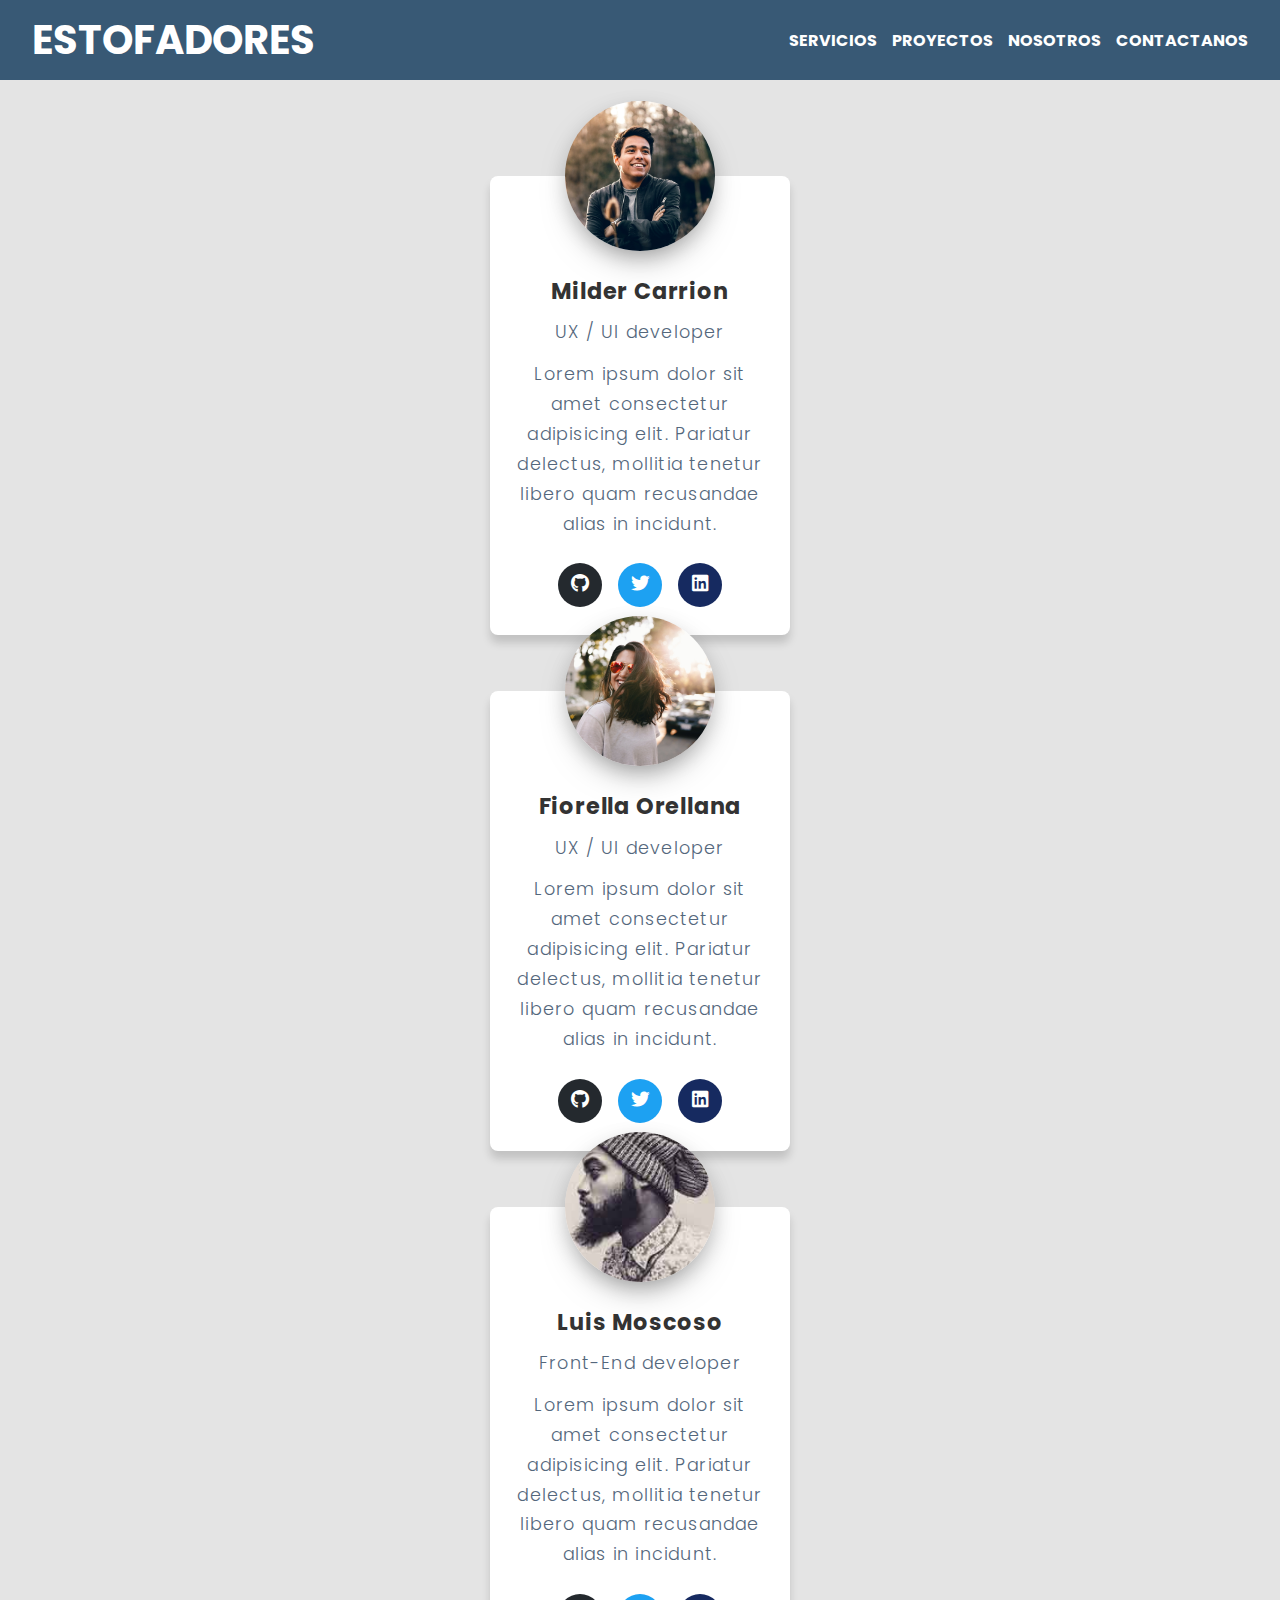
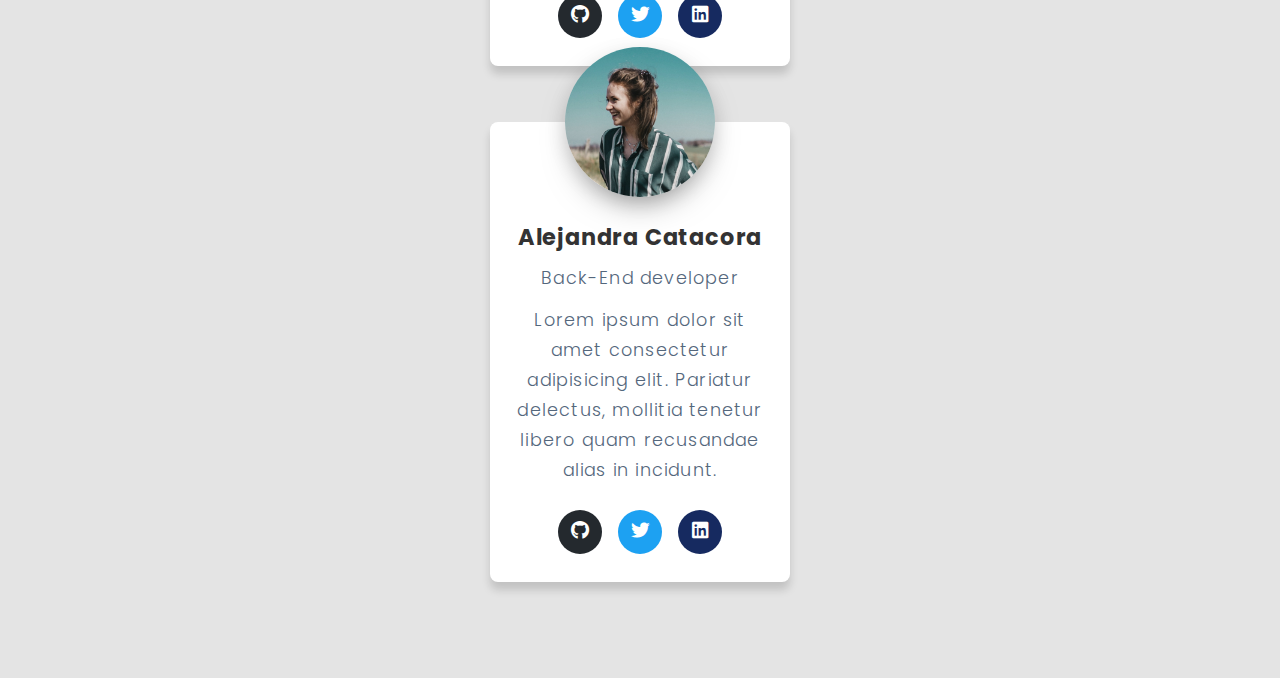
<file: cards/team.html>
<!DOCTYPE html>
<html lang="en">

<head>
  <meta charset="UTF-8">
  <meta name="viewport" content="width=device-width, initial-scale=1.0">
  <link rel="stylesheet" href="https://cdnjs.cloudflare.com/ajax/libs/font-awesome/5.15.1/css/all.min.css">
  <link href="https://fonts.googleapis.com/css2?family=Roboto&display=swap" rel="stylesheet">
  <link rel="stylesheet" href="src/styles/style1.css">
  <link rel="stylesheet" href="../home/src/styles/style.css">
  <title>Team profile cards</title>
</head>

<body>
  <header>
    <a href="#">
      <h1>ESTOFADORES</h1>
    </a>
    <nav>
      <ul class="nav_ul">
        <li><a href="#servicios">Servicios</a></li>
        <li><a href="#">Proyectos</a></li>
        <li><a href="cards/team.html">Nosotros</a></li>
        <li><a href="#">Contactanos</a></li>
      </ul>
    </nav>
  </header>
  <main>
    <div class="card">
      <div class="card-image">
        <img src="../cards/src/img/profile2.jpg" alt="Profile image">
      </div>
      <p class="name">Milder Carrion</p>
      <p>UX / UI developer</p>
      <p>Lorem ipsum dolor sit amet consectetur adipisicing elit. Pariatur delectus, mollitia tenetur libero quam
        recusandae alias in incidunt.</p>
      <div class="socials">
        <button class="github"><a href="https://github.com/YanlDev"><i class="fab fa-github"></i></a></button>
        <button class="twitter"><a href="https://twitter.com/?lang=es"><i class="fab fa-twitter"></i></a></button>
        <button class="pinterest"><a href="https://www.linkedin.com/in/yaniv-carreon/"><i
              class="fab fa-linkedin"></a></i></button>
      </div>
    </div>
    <div class="card">
      <div class="card-image">
        <img src="../cards/src/img/profile1.jpg" alt="Profile image">
      </div>
      <p class="name">Fiorella Orellana</p>
      <p>UX / UI developer</p>
      <p>Lorem ipsum dolor sit amet consectetur adipisicing elit. Pariatur delectus, mollitia tenetur libero quam
        recusandae alias in incidunt.</p>
      <div class="socials">
        <button class="github"><a href="https://github.com/Forellana21"><i class="fab fa-github"></i></a></button>
        <button class="twitter"><a href="https://twitter.com/?lang=es"><i class="fab fa-twitter"></i></a></button>
        <button class="pinterest"><a href="https://www.linkedin.com/in/fiorella-orellana-meza-620182269/"><i
              class="fab fa-linkedin"></a></i></button>
      </div>
    </div>  

    <div class="card">
      <div class="card-image">
        <img src="../cards/src/img/a2.jpg" alt="Profile image">
      </div>
      <p class="name">Luis Moscoso</p>
      <p>Front-End developer</p>
      <p>Lorem ipsum dolor sit amet consectetur adipisicing elit. Pariatur delectus, mollitia tenetur libero quam
        recusandae alias in incidunt.</p>
      <div class="socials">
        <button class="github"><a href="https://github.com/"><i class="fab fa-github"></i></a></button>
        <button class="twitter"><a href="https://twitter.com/?lang=es"><i class="fab fa-twitter"></i></a></button>
        <button class="pinterest"><a href="https://www.linkedin.com/"><i class="fab fa-linkedin"></a></i></button>
      </div>
    </div>

    <div class="card">
      <div class="card-image">
        <img src="../cards/src/img/profile3.jpg" alt="Profile image">
      </div>
      <p class="name">Alejandra Catacora</p>
      <p>Back-End developer</p>
      <p>Lorem ipsum dolor sit amet consectetur adipisicing elit. Pariatur delectus, mollitia tenetur libero quam
        recusandae alias in incidunt.</p>
      <div class="socials">
        <button class="github"><a href="https://github.com/adletgamer"><i class="fab fa-github"></i></a></button>
        <button class="twitter"><a href="https://twitter.com/?lang=es"><i class="fab fa-twitter"></i></a></button>
        <button class="pinterest"><a href="https://www.linkedin.com/in/alejandra-catacora-vasquez-7155931b8/"><i
              class="fab fa-linkedin"></a></i></button>
      </div>
    </div>
  </main>
  <script>
    const header = document.querySelector('header')
    document.addEventListener('DOMContentLoaded', ()=>{
    window.addEventListener('scroll', () => {
    if (window.scrollY > 0) {
        header.classList.add('scrolled');
    } else {
        header.classList.remove('scrolled');
    }
      });
    });
  </script>
</body>

</html>
</file>
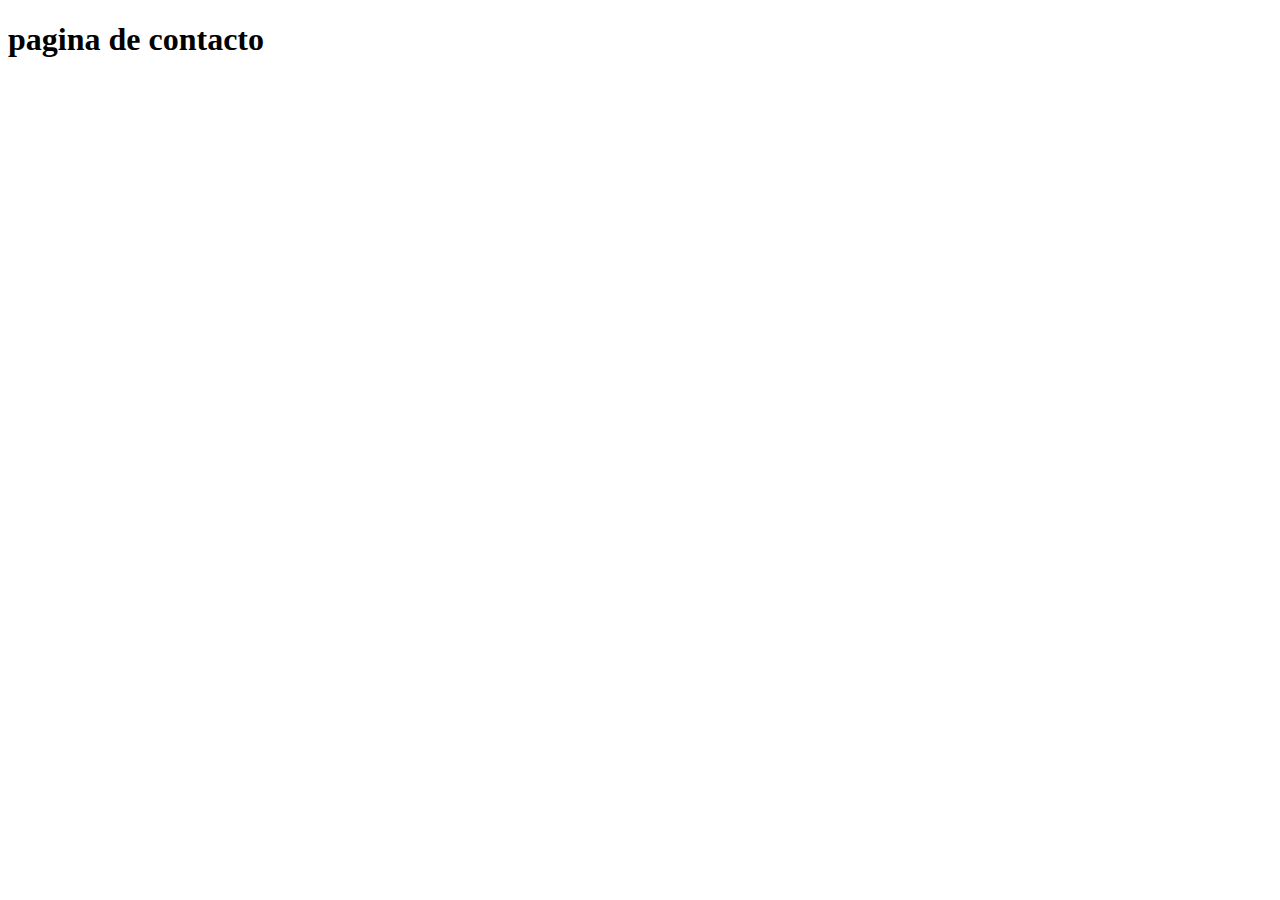
<file: contactos/contactos.html>
<!DOCTYPE html>
<html lang="en">
<head>
    <meta charset="UTF-8">
    <meta http-equiv="X-UA-Compatible" content="IE=edge">
    <meta name="viewport" content="width=device-width, initial-scale=1.0">
    <title>Document</title>
</head>
<body>
    <h1>pagina de contacto</h1>
</body>
</html>
</file>
<file: cards/src/styles/style1.css>
@import url('https://fonts.googleapis.com/css2?family=Poppins:wght@300;500;700&display=swap');

* {
  margin: 0;
  padding: 0;
  box-sizing: border-box;
  font-family: 'Poppins';
  color: #54677c;
}

a{
  text-transform: uppercase;
  font-weight: bold;
  text-decoration: none;
  color: black;
}

header {
  display: flex;
  justify-content: space-between;
  align-items: center;
  padding: 10px 2rem;
  position: fixed;
  top: 0;
  right: 0;
  left: 0;
  z-index: 10;
  background-color: #385975;
}

.nav_ul {
  list-style: none;
  display: flex;
  justify-content: center;
  align-items: center;
  gap: 15px;
}

.nav_ul li a {
  color: white;
}


body {
  min-height: 100vh;
  width: 100%;
  background-color: #e4e4e4;
  display: flex;
  /* Responsive behaviour */
  flex-wrap: wrap;
  justify-content: center;
  align-items: center;
  padding: 40px 16px;
}
main{
  padding-top: 5rem;
}

.card {
  position: relative;
  width: 300px;
  background-color: #fff;
  border-radius: 8px;
  box-shadow: 0 8px 8px 0 rgba(0, 0, 0, 0.15);
  padding: 16px;
  margin: 56px 24px;
  display: flex;
  flex-direction: column;
  justify-content: center;
  align-items: center;
}

.card-image {
  width: 150px;
  height: 150px;
  border-radius: 50%;
  overflow: hidden;
  position: absolute;
  top: 0;
  left: 50%;
  transform: translate(-50%, -50%);
  box-shadow: 0 15px 35px -15px rgba(0, 0, 0, 0.5),
    0 5px 20px 0 rgba(0, 0, 0, 0.1);
}

.card-image img {
  width: 100%;
  transform: scale(1.2);
}

p {
  line-height: 24px;
  letter-spacing: 0.5px;
  margin-bottom: 12px;
  text-align: center;
}

.name {
  margin-top: 80px;
  font-size: 1.4em;
  color: #333;
  font-weight: bold;
  letter-spacing: 0.8px;
  margin-bottom: 8px;
}

.socials {
  display: flex;
  align-items: center;
  justify-content: center;
}

button {
  margin: 12px 8px;
  width: 44px;
  height: 44px;
  border: none;
  border-radius: 50%;
  cursor: pointer;
  transition: opacity 0.4s;
}

button:hover {
  opacity: 0.8;
}

button i {
  color: #fff;
  font-size: 1.4em;
}

/* Social media colors */
button.github {
  background-color: #24292e;
}

button.twitter {
  background-color: #1da1f2;
}

button.pinterest {
  background-color: #162a60;
}
</file>
<file: home/src/styles/style.css>
@import url('https://fonts.googleapis.com/css2?family=Poppins:wght@300;500;700&display=swap');

:root{
  --font : 'Poppins', sans-serif;

}

*{
  padding: 0;
  margin: 0;
  box-sizing: border-box;
}

html{
  scroll-behavior: smooth;
}

body{
  font-family: var(--font);
  /* width: 80%; */
}

h1{
  font-size: 2.5rem;
  font-weight: 700;
  color: white;
}

h2{
  font-size: 2.5rem;
  /* text-transform: uppercase;  */
}

h3,h4,h5{
  font-size: 1.8rem;
}

p{
  font-size: 1.1rem;
  font-weight: 300;
  line-height: 1.7;
  letter-spacing: 1.2px;
}

a{
  text-transform: uppercase;
  font-weight: bold;
  text-decoration: none;
  color: black;
}

section{
  padding-top: 6rem;
}

/* navbar */
header{
  display: flex;
  justify-content: space-between;
  align-items: center;
  padding: 10px 2rem;
  position: fixed;
  top: 0;
  right: 0;
  left: 0;
  z-index: 10;
}

.scrolled {
  background-color: #385975;
  transition: background-color 0.8s ease;
}


.nav_ul{
  list-style: none;
  display: flex;
  justify-content:center;
  align-items: center;
  gap: 15px;
}
.nav_ul li a{
  color: white;
}

/* hero */

.hero {
  position: relative;
  background-image: url(../img/bg-hero.webp);
  background-repeat: no-repeat;
  background-size: cover;
  height: 100vh;
}

.hero::before {
  content: "";
  display: block;
  position: absolute;
  top: 0;
  left: 0;
  width: 100%;
  height: 100%;
  background-color: rgba(0,0,0,0.6);
  z-index: 1;
}

.hero .hero_paragraph {
  text-align: center;
  position: relative;
  width: 70%;
  height: 100%;
  margin: 0 auto;
  display: flex;
  flex-direction: column;
  align-items: center;
  justify-content: center;
  gap: 15px;
  color: white;
  z-index: 2;
}

.hero .hero_paragraph h2{
  font-size: 3rem;
}

.hero_paragraph a{
  color: white;
  font-weight: 700;
  font-size: 1.5rem;
  border: 1px solid white;
  padding: 10px 15px;
}

.servicios{
  /* width: 80%; */
  margin: 0 auto;
}

#servicios{
  height: 100vh;
}

.web_a_medida , .responsive{
  margin: 0 auto;
  width: 80%;
  display: flex;
  align-items: center;
  justify-content: center;
  gap: 3rem;
}
.web_a_medida_paragraph h2{
  /* text-align: center; */
  margin-bottom: 10px;
}
.web_a_medida figure{
  border-radius: 38% 62% 70% 30% / 48% 47% 53% 52% ;
  background: rgb(164,209,255);
  background: linear-gradient(90deg, rgba(164,209,255,1) 40%, rgba(56,89,117,1) 100%);
  display: flex;
  align-items: center;
  justify-content: center;
}
.web_a_medida figure img{
  width: 350px;
}

.responsive{
  flex-direction: row-reverse;
  gap: 0;
  height: 100vh;
  /* position: relative; */
}

.responsive img{
  position: relative;
  left: -220px;
  width: 700px;
  display: block;
}
.responsive_paragraph h2{
  text-align: center;
}



.eligenos{
  position: relative;
  text-align: center;
  display: flex;
  justify-content: center;
  flex-direction: column;
  align-items: center;
  height: 100vh;
  gap: 2rem;
}
.eligenos h2{
  font-size: 3rem;
}
.eligenos ul{
  list-style: none;
  font-size: 1.8rem;
}
</file>
